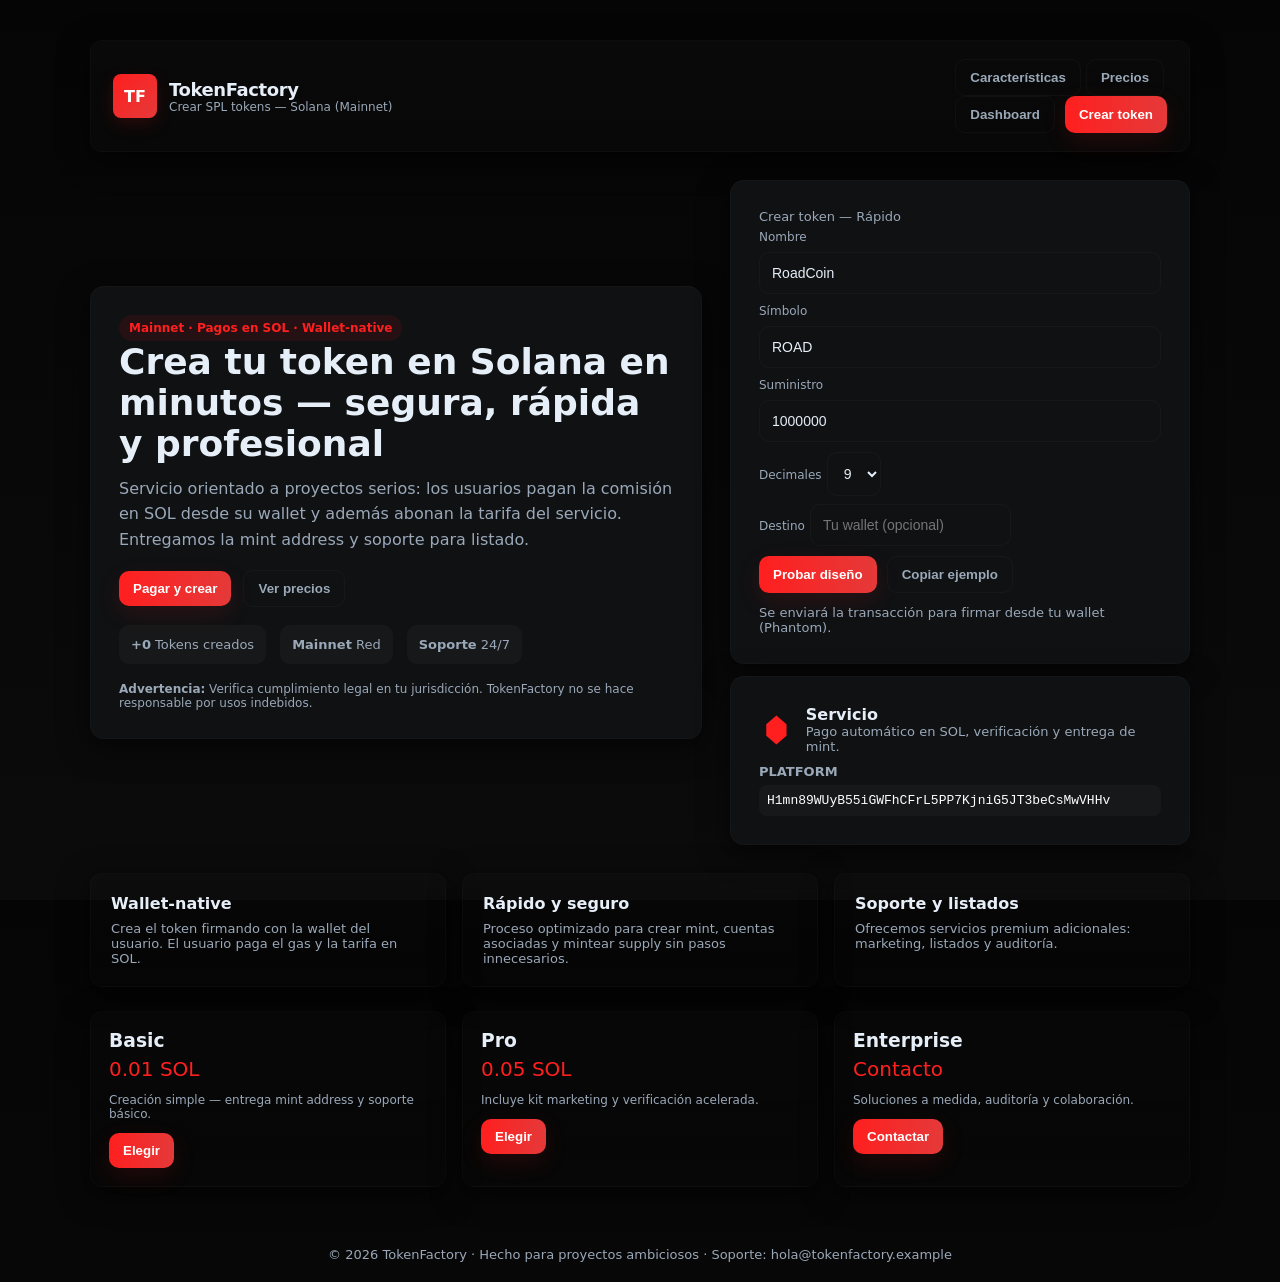
<file: tokenfactory-web/index.html>
<!doctype html>
<html lang="es">
<head>
  <meta charset="utf-8" />
  <meta name="viewport" content="width=device-width,initial-scale=1" />
  <title>TokenFactory — Crea SPL tokens en Solana</title>

  <!-- Minimal, self-contained styles (Black & Red theme) -->
  <style>
    :root{
      --bg:#0b0b0b;
      --card:#0f1113;
      --muted:#9aa8b8;
      --accent:#ff1f1f;
      --accent-2:#e53939;
      --glass: rgba(255,255,255,0.03);
      --max-width:1100px;
      --radius:14px;
      --shadow: 0 8px 30px rgba(0,0,0,0.6);
      font-family: Inter, system-ui, -apple-system, 'Segoe UI', Roboto, 'Helvetica Neue', Arial;
    }
    *{box-sizing:border-box}
    html,body{height:100%}
    body{
      margin:0;
      background:linear-gradient(180deg,#050505 0%, #0b0b0b 100%);
      color:#e6eef8;
      -webkit-font-smoothing:antialiased;
      -moz-osx-font-smoothing:grayscale;
      padding:40px 20px;
      display:flex;
      justify-content:center;
    }

    .wrap{width:100%;max-width:var(--max-width);}

    header.nav{
      display:flex;
      align-items:center;
      justify-content:space-between;
      gap:20px;
      padding:18px 22px;
      border-radius:12px;
      background:linear-gradient(180deg, rgba(255,255,255,0.02), rgba(255,255,255,0.01));
      box-shadow:var(--shadow);
      margin-bottom:28px;
    }
    .brand{display:flex;align-items:center;gap:12px}
    .logo{
      width:44px;height:44px;border-radius:8px;
      background:linear-gradient(135deg,var(--accent),var(--accent-2));
      display:flex;align-items:center;justify-content:center;font-weight:700;color:#fff;
      box-shadow:0 6px 18px rgba(255,31,31,0.14);
    }
    .brand h1{margin:0;font-size:18px;letter-spacing:-0.4px}
    .brand p{margin:0;font-size:12px;color:var(--muted)}

    nav.actions{display:flex;gap:12px;align-items:center}
    .btn{padding:10px 14px;border-radius:10px;border:none;cursor:pointer;font-weight:600}
    .btn-ghost{background:transparent;color:var(--muted);border:1px solid rgba(255,255,255,0.03)}
    .btn-primary{background:linear-gradient(90deg,var(--accent),var(--accent-2));color:white;box-shadow:0 8px 24px rgba(255,31,31,0.12)}

    main.hero{
      display:grid;
      grid-template-columns:1fr 460px;
      gap:28px;
      align-items:center;
    }
    .card{
      background:var(--card);
      border-radius:var(--radius);
      padding:28px;
      box-shadow:var(--shadow);
      border:1px solid rgba(255,255,255,0.02);
    }

    .hero-left h2{font-size:36px;margin:0 0 12px 0}
    .hero-left p{color:var(--muted);line-height:1.6;margin:0 0 18px}
    .cta-row{display:flex;gap:12px;align-items:center}
    .stat-row{display:flex;gap:14px;margin-top:18px}
    .stat{background:var(--glass);padding:12px;border-radius:10px;font-size:13px;color:var(--muted);}

    .hero-right{display:flex;flex-direction:column;gap:12px}
    .panel-title{font-size:13px;color:var(--muted);margin-bottom:6px}
    .panel .field{display:flex;flex-direction:column;gap:8px;margin-bottom:10px}
    .field input, .field select{
      padding:12px;border-radius:10px;border:1px solid rgba(255,255,255,0.03);
      background:transparent;color:inherit;font-size:14px;
    }
    .small-muted{font-size:12px;color:var(--muted)}

    section.features{display:grid;grid-template-columns:repeat(3,1fr);gap:16px;margin-top:28px}
    .feature{background:linear-gradient(180deg, rgba(255,255,255,0.01), rgba(255,255,255,0.00));padding:20px;border-radius:12px;border:1px solid rgba(255,255,255,0.02)}
    .feature h4{margin:0 0 8px 0}
    .feature p{margin:0;color:var(--muted);font-size:13px}

    section.pricing{display:grid;grid-template-columns:repeat(3,1fr);gap:16px;margin-top:22px}
    .price{padding:18px;border-radius:12px;background:linear-gradient(180deg, rgba(255,255,255,0.01), rgba(255,255,255,0.00));border:1px solid rgba(255,255,255,0.02)}
    .price h3{margin:0 0 6px 0}
    .price .amount{font-size:20px;color:var(--accent);margin-bottom:10px}

    footer{margin-top:40px;text-align:center;color:var(--muted);font-size:13px;padding:20px}

    /* responsive */
    @media (max-width:1000px){
      main.hero{grid-template-columns:1fr}
      .hero-right{order:2}
    }
    @media (max-width:520px){
      .brand h1{font-size:16px}
      .hero-left h2{font-size:26px}
      .stat-row{flex-direction:column;gap:10px}
      section.features{grid-template-columns:1fr}
      section.pricing{grid-template-columns:1fr}
    }

    /* small decorative */
    .badge{display:inline-block;background:rgba(255,31,31,0.09);color:var(--accent);padding:6px 10px;border-radius:999px;font-weight:700;font-size:12px}
    .mono{font-family:ui-monospace, SFMono-Regular, Menlo, Monaco, 'Roboto Mono', monospace}
  </style>
</head>
<body>
  <div class="wrap">
    <!-- NAV -->
    <header class="nav card" role="banner">
      <div class="brand">
        <div class="logo">TF</div>
        <div>
          <h1>TokenFactory</h1>
          <p>Crear SPL tokens — Solana (Mainnet)</p>
        </div>
      </div>

      <div class="actions">
        <nav>
          <button class="btn btn-ghost" onclick="scrollToSection('features')">Características</button>
          <button class="btn btn-ghost" onclick="scrollToSection('pricing')">Precios</button>
        </nav>
        <div style="display:flex;gap:10px">
          <button class="btn btn-ghost" onclick="location.href='/dashboard'">Dashboard</button>
          <button class="btn btn-primary" onclick="location.href='/create'">Crear token</button>
        </div>
      </div>
    </header>

    <!-- HERO -->
    <main class="hero">
      <div class="hero-left card">
        <div class="badge">Mainnet · Pagos en SOL · Wallet-native</div>
        <h2>Crea tu token en Solana en minutos — segura, rápida y profesional</h2>
        <p>Servicio orientado a proyectos serios: los usuarios pagan la comisión en SOL desde su wallet y además abonan la tarifa del servicio. Entregamos la mint address y soporte para listado.</p>

        <div class="cta-row">
          <button class="btn btn-primary" onclick="location.href='/create'">Pagar y crear</button>
          <button class="btn btn-ghost" onclick="scrollToSection('pricing')">Ver precios</button>
        </div>

        <div class="stat-row" style="margin-top:18px">
          <div class="stat"><strong>+0</strong> Tokens creados</div>
          <div class="stat"><strong>Mainnet</strong> Red</div>
          <div class="stat"><strong>Soporte</strong> 24/7</div>
        </div>

        <div style="margin-top:18px" class="small-muted">
          <strong>Advertencia:</strong> Verifica cumplimiento legal en tu jurisdicción. TokenFactory no se hace responsable por usos indebidos.
        </div>
      </div>

      <aside class="hero-right">
        <div class="card panel">
          <div class="panel-title">Crear token — Rápido</div>

          <div class="field">
            <label class="small-muted">Nombre</label>
            <input id="sampleName" placeholder="RoadCoin" value="RoadCoin" />
          </div>

          <div class="field">
            <label class="small-muted">Símbolo</label>
            <input id="sampleSymbol" placeholder="ROAD" value="ROAD" />
          </div>

          <div class="field">
            <label class="small-muted">Suministro</label>
            <input id="sampleSupply" placeholder="1000000" value="1000000" />
          </div>

          <div class="field" style="display:flex;gap:8px">
            <div style="flex:1">
              <label class="small-muted">Decimales</label>
              <select id="sampleDecimals">
                <option>9</option>
                <option>6</option>
                <option>0</option>
              </select>
            </div>
            <div style="flex:1">
              <label class="small-muted">Destino</label>
              <input id="sampleDest" placeholder="Tu wallet (opcional)" />
            </div>
          </div>

          <div style="margin-top:8px;display:flex;gap:10px">
            <button class="btn btn-primary" onclick="demoCreate()">Probar diseño</button>
            <button class="btn btn-ghost" onclick="copyExample()">Copiar ejemplo</button>
          </div>

          <div id="panelMsg" style="margin-top:12px;color:var(--muted);font-size:13px">Se enviará la transacción para firmar desde tu wallet (Phantom).</div>
        </div>

        <div class="card" style="display:flex;flex-direction:column;gap:10px;align-items:flex-start">
          <div style="display:flex;align-items:center;gap:12px">
            <svg width="36" height="36" viewBox="0 0 24 24" fill="none" aria-hidden>
              <path d="M12 2L19 8v8l-7 6-7-6V8l7-6z" fill="#ff1f1f"/>
            </svg>
            <div>
              <div style="font-weight:700">Servicio</div>
              <div style="color:var(--muted);font-size:13px">Pago automático en SOL, verificación y entrega de mint.</div>
            </div>
          </div>

          <div style="width:100%;display:flex;gap:8px;">
            <div style="flex:1;font-size:13px;color:var(--muted)">
              <div style="font-weight:700">PLATFORM</div>
              <div class="mono" style="margin-top:6px;color:#fff;background:rgba(255,255,255,0.03);padding:8px;border-radius:8px;overflow:auto">H1mn89WUyB55iGWFhCFrL5PP7KjniG5JT3beCsMwVHHv</div>
            </div>
          </div>
        </div>
      </aside>
    </main>

    <!-- FEATURES -->
    <section id="features" class="features">
      <div class="feature card">
        <h4>Wallet-native</h4>
        <p>Crea el token firmando con la wallet del usuario. El usuario paga el gas y la tarifa en SOL.</p>
      </div>
      <div class="feature card">
        <h4>Rápido y seguro</h4>
        <p>Proceso optimizado para crear mint, cuentas asociadas y mintear supply sin pasos innecesarios.</p>
      </div>
      <div class="feature card">
        <h4>Soporte y listados</h4>
        <p>Ofrecemos servicios premium adicionales: marketing, listados y auditoría.</p>
      </div>
    </section>

    <!-- PRICING -->
    <section id="pricing" class="pricing" style="margin-top:24px">
      <div class="price card">
        <h3>Basic</h3>
        <div class="amount">0.01 SOL</div>
        <p class="small-muted">Creación simple — entrega mint address y soporte básico.</p>
        <div style="margin-top:12px"><button class="btn btn-primary">Elegir</button></div>
      </div>
      <div class="price card">
        <h3>Pro</h3>
        <div class="amount">0.05 SOL</div>
        <p class="small-muted">Incluye kit marketing y verificación acelerada.</p>
        <div style="margin-top:12px"><button class="btn btn-primary">Elegir</button></div>
      </div>
      <div class="price card">
        <h3>Enterprise</h3>
        <div class="amount">Contacto</div>
        <p class="small-muted">Soluciones a medida, auditoría y colaboración.</p>
        <div style="margin-top:12px"><button class="btn btn-primary">Contactar</button></div>
      </div>
    </section>

    <footer>
      © <span id="year"></span> TokenFactory · Hecho para proyectos ambiciosos · <span style="color:var(--muted)">Soporte: hola@tokenfactory.example</span>
    </footer>
  </div>

  <script>
    document.getElementById('year').innerText = new Date().getFullYear();

    function scrollToSection(id){
      const el = document.getElementById(id);
      if(el) el.scrollIntoView({behavior:'smooth', block:'start'});
    }

    function copyExample(){
      const txt = `Name: ${document.getElementById('sampleName').value}\nSymbol: ${document.getElementById('sampleSymbol').value}\nSupply: ${document.getElementById('sampleSupply').value}\nDecimals: ${document.getElementById('sampleDecimals').value}`;
      navigator.clipboard?.writeText(txt).then(()=> {
        const m = document.getElementById('panelMsg');
        m.innerText='Ejemplo copiado al portapapeles ✅';
        setTimeout(()=> m.innerText='Se enviará la transacción para firmar desde tu wallet (Phantom).', 2600);
      });
    }

    function demoCreate(){
      const m = document.getElementById('panelMsg');
      m.innerHTML = 'Simulación: abrirá Phantom para pagar y firmar (demo).';
      // This is a non-functional demo UI: actual wallet interactions happen in the app.
      setTimeout(()=> m.innerHTML = 'En la app real, Phantom pedirá firmas para transferir y crear el mint.', 1800);
    }
  </script>
</body>
</html>
</file>
